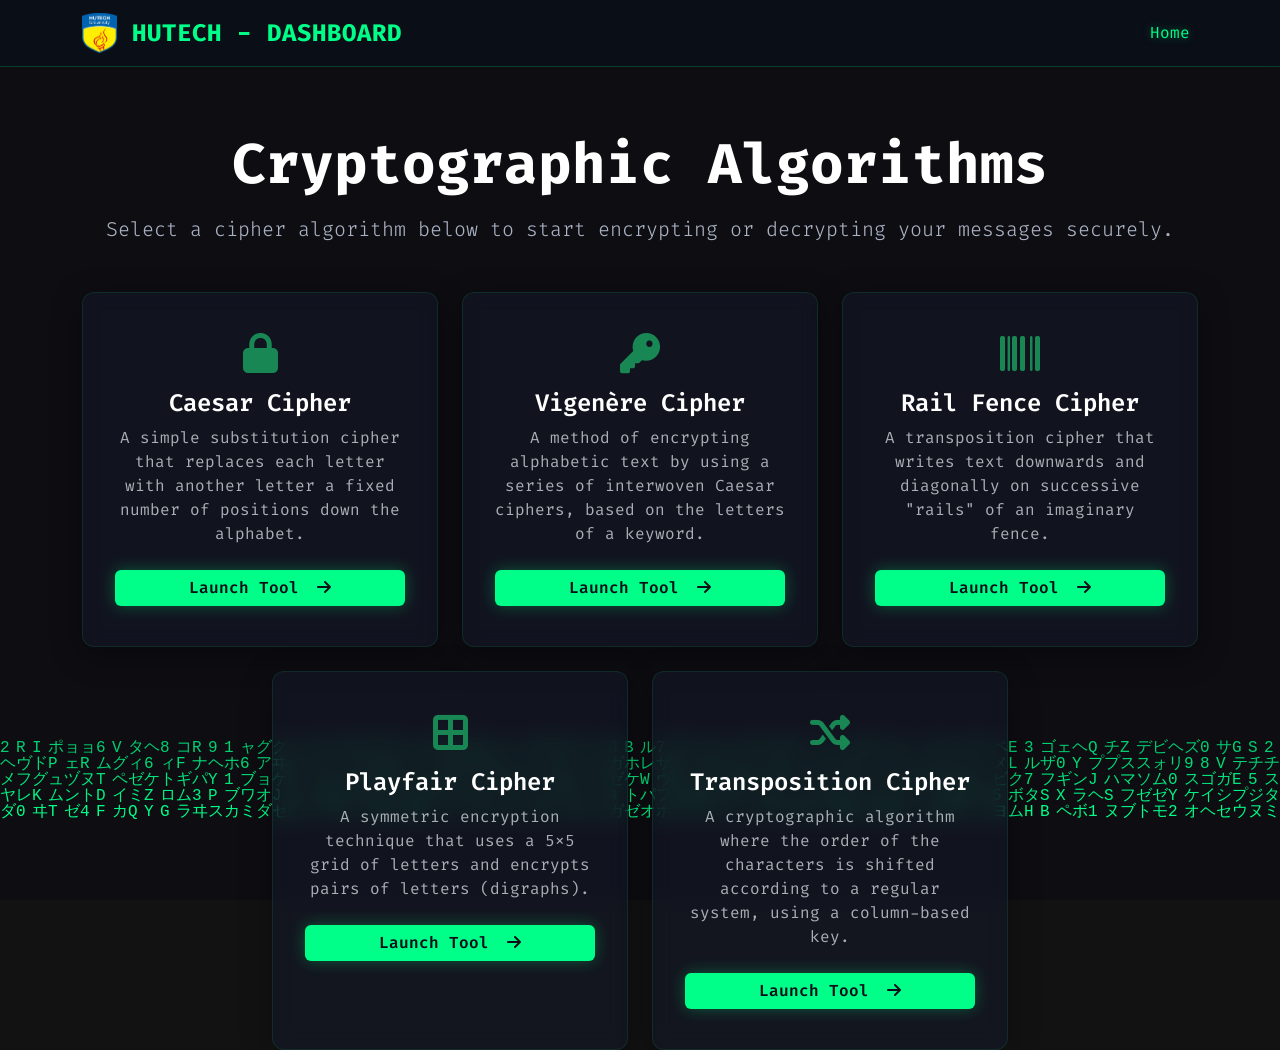
<file: Lab_02/web/index.html>
<!DOCTYPE html>
<html lang="en" data-bs-theme="dark">

<head>
    <meta charset="UTF-8">
    <meta name="viewport" content="width=device-width, initial-scale=1.0">
    <title>CryptoSuite | Cipher Algorithms</title>
    <!-- Bootstrap CSS -->
    <link href="https://cdn.jsdelivr.net/npm/bootstrap@5.3.2/dist/css/bootstrap.min.css" rel="stylesheet">
    <link rel="stylesheet" href="style.css">
    <!-- FontAwesome -->
    <link rel="stylesheet" href="https://cdnjs.cloudflare.com/ajax/libs/font-awesome/6.4.2/css/all.min.css">
</head>

<body>
    <canvas id="matrix-bg"
        style="position: fixed; top: 0; left: 0; width: 100vw; height: 100vh; z-index: -1; pointer-events: none;"></canvas>

    <nav class="navbar navbar-expand-lg sticky-top">
        <div class="container">
            <a class="navbar-brand d-flex align-items-center" href="index.html">
                <img src="logo-hutech.webp" alt="HUTECH Logo" style="height: 40px; margin-right: 15px;">
                <span class="fs-4 fw-bold">HUTECH - DASHBOARD</span>
            </a>
            <button class="navbar-toggler" type="button" data-bs-toggle="collapse" data-bs-target="#navbarNav">
                <span class="navbar-toggler-icon"></span>
            </button>
            <div class="collapse navbar-collapse" id="navbarNav">
                <ul class="navbar-nav ms-auto">
                    <li class="nav-item">
                        <a class="nav-link active" href="index.html">Home</a>
                    </li>
                </ul>
            </div>
        </div>
    </nav>

    <div class="container mt-5 pt-3">
        <div class="text-center mb-5">
            <h1 class="display-4 text-white fw-bold mb-3">Cryptographic Algorithms</h1>
            <p class="lead">Select a cipher algorithm below to start encrypting or decrypting your messages securely.
            </p>
        </div>

        <div class="row g-4">
            <!-- Caesar -->
            <div class="col-md-6 col-lg-4">
                <div class="card h-100 px-3 py-4 text-center">
                    <div class="card-body">
                        <i class="fa-solid fa-lock text-success fs-1 mb-3"></i>
                        <h5 class="card-title fs-4">Caesar Cipher</h5>
                        <p class="card-text text-muted mb-4">A simple substitution cipher that replaces each letter with
                            another letter a fixed number of positions down the alphabet.</p>
                        <a href="caesar.html" class="btn btn-primary w-100">Launch Tool <i
                                class="fa-solid fa-arrow-right ms-2"></i></a>
                    </div>
                </div>
            </div>
            <!-- Vigenere -->
            <div class="col-md-6 col-lg-4">
                <div class="card h-100 px-3 py-4 text-center">
                    <div class="card-body">
                        <i class="fa-solid fa-key text-success fs-1 mb-3"></i>
                        <h5 class="card-title fs-4">Vigenère Cipher</h5>
                        <p class="card-text text-muted mb-4">A method of encrypting alphabetic text by using a series of
                            interwoven Caesar ciphers, based on the letters of a keyword.</p>
                        <a href="vigenere.html" class="btn btn-primary w-100">Launch Tool <i
                                class="fa-solid fa-arrow-right ms-2"></i></a>
                    </div>
                </div>
            </div>
            <!-- Rail Fence -->
            <div class="col-md-6 col-lg-4">
                <div class="card h-100 px-3 py-4 text-center">
                    <div class="card-body">
                        <i class="fa-solid fa-barcode text-success fs-1 mb-3"></i>
                        <h5 class="card-title fs-4">Rail Fence Cipher</h5>
                        <p class="card-text text-muted mb-4">A transposition cipher that writes text downwards and
                            diagonally on successive "rails" of an imaginary fence.</p>
                        <a href="railfence.html" class="btn btn-primary w-100">Launch Tool <i
                                class="fa-solid fa-arrow-right ms-2"></i></a>
                    </div>
                </div>
            </div>
            <!-- Playfair -->
            <div class="col-md-6 col-lg-4 offset-lg-2">
                <div class="card h-100 px-3 py-4 text-center">
                    <div class="card-body">
                        <i class="fa-solid fa-border-all text-success fs-1 mb-3"></i>
                        <h5 class="card-title fs-4">Playfair Cipher</h5>
                        <p class="card-text text-muted mb-4">A symmetric encryption technique that uses a 5x5 grid of
                            letters and encrypts pairs of letters (digraphs).</p>
                        <a href="playfair.html" class="btn btn-primary w-100">Launch Tool <i
                                class="fa-solid fa-arrow-right ms-2"></i></a>
                    </div>
                </div>
            </div>
            <!-- Transposition -->
            <div class="col-md-6 col-lg-4">
                <div class="card h-100 px-3 py-4 text-center">
                    <div class="card-body">
                        <i class="fa-solid fa-shuffle text-success fs-1 mb-3"></i>
                        <h5 class="card-title fs-4">Transposition Cipher</h5>
                        <p class="card-text text-muted mb-4">A cryptographic algorithm where the order of the characters
                            is shifted according to a regular system, using a column-based key.</p>
                        <a href="transposition.html" class="btn btn-primary w-100">Launch Tool <i
                                class="fa-solid fa-arrow-right ms-2"></i></a>
                    </div>
                </div>
            </div>
        </div>
    </div>

    <script src="https://cdn.jsdelivr.net/npm/bootstrap@5.3.2/dist/js/bootstrap.bundle.min.js"></script>
    <script src="main.js"></script>
</body>

</html>
</file>
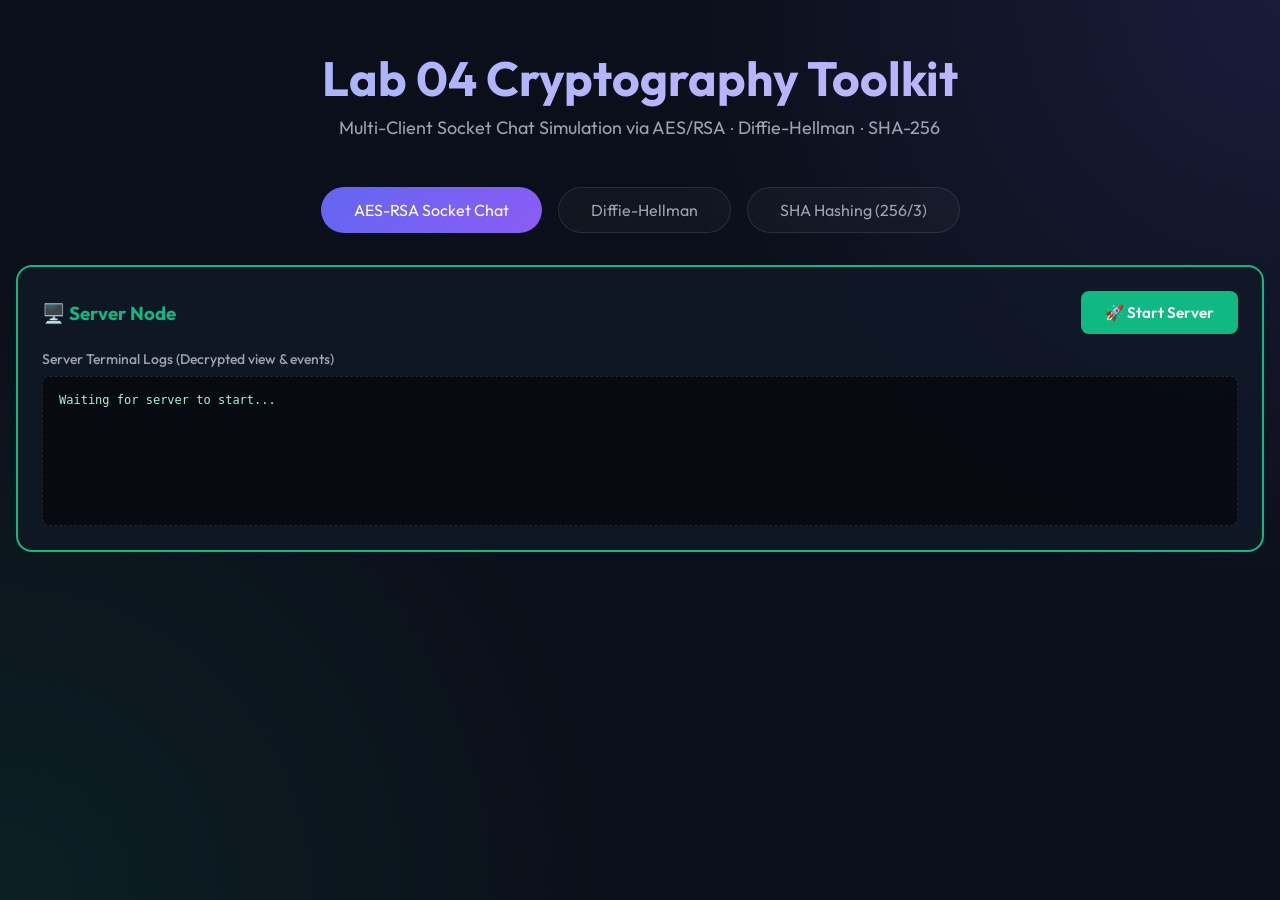
<file: Lab_04/web_app/templates/index.html>
<!DOCTYPE html>
<html lang="en">
<head>
    <meta charset="UTF-8">
    <meta name="viewport" content="width=device-width, initial-scale=1.0">
    <title>Lab 04 Cryptography Toolkit</title>
    <link href="https://fonts.googleapis.com/css2?family=Outfit:wght@300;400;500;600;700&display=swap" rel="stylesheet">
    <style>
        :root {
            --bg-base: #0b0f19;
            --bg-surface: #111827;
            --bg-surface-elevated: #1f2937;
            --text-primary: #f9fafb;
            --text-secondary: #9ca3af;
            --accent-1: #6366f1; /* Indigo */
            --accent-2: #8b5cf6; /* Violet */
            --accent-3: #10b981; /* Emerald */
            --border: rgba(255, 255, 255, 0.1);
        }

        * { box-sizing: border-box; margin: 0; padding: 0; font-family: 'Outfit', sans-serif; }

        body {
            background-color: var(--bg-base);
            color: var(--text-primary);
            min-height: 100vh;
            display: flex;
            flex-direction: column;
            align-items: center;
            padding: 3rem 1rem;
            background-image: radial-gradient(circle at top right, rgba(99, 102, 241, 0.15) 0%, transparent 40%),
                              radial-gradient(circle at bottom left, rgba(16, 185, 129, 0.1) 0%, transparent 40%);
        }

        .container { width: 100%; max-width: 1300px; }

        header { text-align: center; margin-bottom: 3rem; }

        h1 {
            font-size: 3rem; font-weight: 700;
            background: linear-gradient(135deg, #a5b4fc, #c4b5fd);
            -webkit-background-clip: text;
            -webkit-text-fill-color: transparent;
            margin-bottom: 0.5rem;
        }

        p.subtitle { font-size: 1.125rem; color: var(--text-secondary); }

        /* Tabs */
        .tabs { display: flex; gap: 1rem; justify-content: center; margin-bottom: 2rem; }
        .tab-btn {
            background: rgba(255, 255, 255, 0.03); border: 1px solid var(--border);
            color: var(--text-secondary); padding: 0.75rem 2rem; border-radius: 9999px; font-size: 1rem;
            cursor: pointer; transition: all 0.3s; backdrop-filter: blur(10px);
        }
        .tab-btn:hover { background: rgba(255, 255, 255, 0.08); color: var(--text-primary); }
        .tab-btn.active {
            background: linear-gradient(135deg, var(--accent-1), var(--accent-2));
            color: white; border-color: transparent;
        }

        .panel { display: none; width: 100%; }
        .panel.active { display: block; animation: fadeInScale 0.4s ease-out forwards; }

        .card {
            background: rgba(17, 24, 39, 0.8);
            border: 1px solid var(--border);
            border-radius: 1rem;
            padding: 1.5rem;
            backdrop-filter: blur(20px);
        }

        label { display: block; margin-bottom: 0.5rem; font-size: 0.875rem; color: var(--text-secondary); font-weight: 500; }
        
        input, textarea {
            width: 100%; background: rgba(0, 0, 0, 0.2); border: 1px solid var(--border);
            color: var(--text-primary); border-radius: 0.5rem; padding: 0.75rem; transition: all 0.3s ease;
        }
        input:focus, textarea:focus { outline: none; border-color: var(--accent-1); }

        button.action-btn {
            background: var(--bg-surface-elevated); color: var(--text-primary);
            border: 1px solid var(--border); padding: 0.75rem 1.5rem; border-radius: 0.5rem;
            font-size: 0.95rem; font-weight: 600; cursor: pointer; transition: all 0.2s ease;
            width: 100%; margin-top: 1rem;
        }
        button.action-btn.primary { background: linear-gradient(135deg, var(--accent-1), var(--accent-2)); border: none; }
        button.action-btn:hover { filter: brightness(1.2); }

        .code-box {
            background: rgba(0, 0, 0, 0.5); border: 1px dashed var(--border);
            padding: 1rem; border-radius: 0.5rem; font-family: monospace; font-size: 0.85rem;
            color: var(--text-secondary); word-break: break-all; min-height: 40px;
            overflow-y: auto;
        }

        /* Server / Client Layout */
        .chat-section { display: flex; flex-direction: column; gap: 2rem; }
        .server-box { border: 2px solid var(--accent-3); }
        .clients-grid { display: flex; flex-wrap: wrap; gap: 1.5rem; justify-content: center; }
        .client-card { width: 350px; flex-shrink: 0; display: flex; flex-direction: column; }
        .chat-log { 
            height: 200px; background: rgba(0,0,0,0.4); border-radius: 0.5rem; 
            padding: 0.5rem; overflow-y: auto; display: flex; flex-direction: column; gap: 0.5rem;
            margin-bottom: 1rem;
        }
        .chat-msg { padding: 0.5rem; border-radius: 0.5rem; font-size: 0.85rem; border-left: 3px solid var(--accent-1); background: rgba(255,255,255,0.02);}
        .chat-msg.me { border-left: none; border-right: 3px solid var(--accent-3); background: rgba(16, 185, 129, 0.05); text-align: right; }
        .msg-enc { font-size: 0.65rem; color: var(--text-secondary); font-family: monospace; white-space: nowrap; overflow: hidden; text-overflow: ellipsis; display: block; margin-top: 0.25rem;}

        /* Animations */
        @keyframes fadeInScale { from { opacity: 0; transform: scale(0.98); } to { opacity: 1; transform: scale(1); } }
        .spinner { display: none; }
    </style>
</head>
<body>

<div class="container">
    <header>
        <h1>Lab 04 Cryptography Toolkit</h1>
        <p class="subtitle">Multi-Client Socket Chat Simulation via AES/RSA ∙ Diffie-Hellman ∙ SHA-256</p>
    </header>

    <div class="tabs">
        <button class="tab-btn active" onclick="switchTab('aes')">AES-RSA Socket Chat</button>
        <button class="tab-btn" onclick="switchTab('dh')">Diffie-Hellman</button>
        <button class="tab-btn" onclick="switchTab('sha256')">SHA Hashing (256/3)</button>
    </div>

    <!-- PART 1: AES-RSA CHAT SIMULATION -->
    <div id="aes" class="panel active">
        <div class="chat-section">
            
            <!-- SERVER NODE -->
            <div class="card server-box">
                <div style="display: flex; justify-content: space-between; align-items: center; margin-bottom: 1rem;">
                    <h3 style="color: var(--accent-3);">🖥️ Server Node</h3>
                    <div style="display: flex; gap: 1rem;">
                        <button class="action-btn primary" onclick="startServer()" id="btn-start" style="margin: 0; width: auto; background: var(--accent-3);">🚀 Start Server</button>
                        <button class="action-btn" onclick="addClient()" id="btn-add" style="margin: 0; width: auto; display: none;">+ Add Client</button>
                    </div>
                </div>
                <label>Server Terminal Logs (Decrypted view & events)</label>
                <div id="server-logs" class="code-box" style="height: 150px; font-size: 0.75rem; color: #a7f3d0;">
                    Waiting for server to start...
                </div>
            </div>

            <!-- CLIENT NODES -->
            <div class="clients-grid" id="clients-container">
                <!-- Clients will be injected here -->
            </div>
            
        </div>
    </div>

    <!-- PART 2: DIFFIE HELLMAN -->
    <div id="dh" class="panel card">
        <h2 style="margin-bottom: 2rem;">Diffie-Hellman Key Exchange Simulator</h2>
        <button class="action-btn primary" onclick="simulateDH()" id="btn-dh" style="margin-bottom: 2rem; max-width: 300px;">
            Run Full Exchange Cycle ⚡
        </button>

        <div style="display: grid; grid-template-columns: 1fr 1fr; gap: 2rem; display: none;" id="dh-results">
            <div>
                <h3 style="color: var(--accent-1); margin-bottom: 1rem;">Alice</h3>
                <label>Alice's Public Key</label>
                <textarea id="dh-alice-pub" rows="4" readonly class="code-box"></textarea>
                <label style="margin-top: 1rem;">Derived Shared Secret</label>
                <div id="dh-alice-sec" class="code-box" style="color: var(--accent-3);"></div>
            </div>

            <div>
                <h3 style="color: var(--accent-2); margin-bottom: 1rem;">Bob</h3>
                <label>Bob's Public Key</label>
                <textarea id="dh-bob-pub" rows="4" readonly class="code-box"></textarea>
                <label style="margin-top: 1rem;">Derived Shared Secret</label>
                <div id="dh-bob-sec" class="code-box" style="color: var(--accent-3);"></div>
            </div>
        </div>
    </div>

    <!-- PART 3: SHA-256 & SHA-3 -->
    <div id="sha256" class="panel card">
        <h2 style="margin-bottom: 2rem;">Multi-Algorithm Hashing Tool</h2>
        <div class="form-group">
            <label>Input Text (Real-time Hashing)</label>
            <textarea id="hash-input" placeholder="Type anything to see its digital fingerprint..." oninput="hashData()" rows="4"></textarea>
        </div>
        <div class="grid-2">
            <div class="form-group">
                <label>SHA-256 Digest (Hex)</label>
                <div id="hash-output" class="code-box" style="font-size: 1rem; color: var(--accent-1);">Waiting for input...</div>
            </div>
            <div class="form-group">
                <label>SHA-3 (Keccak) Digest (Hex)</label>
                <div id="hash-output-3" class="code-box" style="font-size: 1rem; color: var(--accent-2);">Waiting for input...</div>
            </div>
        </div>
    </div>

</div>

<script>
    function switchTab(tabId) {
        document.querySelectorAll('.panel').forEach(p => p.classList.remove('active'));
        document.querySelectorAll('.tab-btn').forEach(b => b.classList.remove('active'));
        document.getElementById(tabId).classList.add('active');
        event.target.classList.add('active');
    }

    // --- SHA-256 & SHA-3 ---
    let hashTimeout;
    async function hashData() {
        clearTimeout(hashTimeout);
        hashTimeout = setTimeout(async () => {
            const text = document.getElementById('hash-input').value;
            if(!text) { 
                document.getElementById('hash-output').innerText = "Waiting for input..."; 
                document.getElementById('hash-output-3').innerText = "Waiting for input..."; 
                return; 
            }
            fetch('/api/sha256/hash', {
                method: 'POST', headers: {'Content-Type': 'application/json'},
                body: JSON.stringify({data: text})
            }).then(res => res.json()).then(data => {
                if(data.success) document.getElementById('hash-output').innerText = data.hash;
            });
            fetch('/api/sha3/hash', {
                method: 'POST', headers: {'Content-Type': 'application/json'},
                body: JSON.stringify({data: text})
            }).then(res => res.json()).then(data => {
                if(data.success) document.getElementById('hash-output-3').innerText = data.hash;
            });
        }, 300);
    }

    // --- DIFFIE HELLMAN ---
    async function simulateDH() {
        const btn = document.getElementById('btn-dh');
        btn.innerText = "Computing DH Exchange...";
        try {
            const res = await fetch('/api/dh/simulate');
            const data = await res.json();
            if(data.success) {
                document.getElementById('dh-alice-pub').value = data.alice_public_key;
                document.getElementById('dh-bob-pub').value = data.bob_public_key;
                document.getElementById('dh-alice-sec').innerText = data.alice_shared_secret;
                document.getElementById('dh-bob-sec').innerText = data.bob_shared_secret;
                document.getElementById('dh-results').style.display = 'grid';
            }
        } catch(e) { alert("Error"); }
        btn.innerText = "Run Full Exchange Cycle ⚡";
    }

    // --- AES-RSA CHAT SIMULATION ---
    let chatInterval = null;
    
    async function startServer() {
        await fetch('/api/chat/start_server', {method: 'POST'});
        document.getElementById('btn-start').style.display = 'none';
        document.getElementById('btn-add').style.display = 'inline-block';
        if(!chatInterval) chatInterval = setInterval(pollChatState, 1000);
        pollChatState();
    }

    async function addClient() {
        await fetch('/api/chat/add_client', {method: 'POST'});
        pollChatState();
    }

    async function sendMessage(clientId) {
        const inputFrame = document.getElementById(`input-${clientId}`);
        const msg = inputFrame.value;
        if(!msg) return;
        
        inputFrame.value = '';
        await fetch('/api/chat/send', {
            method: 'POST', headers: {'Content-Type': 'application/json'},
            body: JSON.stringify({client_id: clientId, message: msg})
        });
        pollChatState();
    }

    let globalMessagesCount = 0;
    
    async function pollChatState() {
        const res = await fetch('/api/chat/state');
        const state = await res.json();
        
        if(!state.is_running) return;

        // Render Server Logs
        const logsBox = document.getElementById('server-logs');
        logsBox.innerHTML = state.server_logs.join('<br>');
        logsBox.scrollTop = logsBox.scrollHeight;

        // Render Clients
        const container = document.getElementById('clients-container');
        
        state.clients.forEach(clientId => {
            if(!document.getElementById(`card-${clientId}`)) {
                const card = document.createElement('div');
                card.className = 'card client-card';
                card.id = `card-${clientId}`;
                card.innerHTML = `
                    <h4 style="color:var(--accent-1); margin-bottom:1rem;">🧑‍💻 ${clientId}</h4>
                    <div class="chat-log" id="log-${clientId}"></div>
                    <div style="display:flex; gap:0.5rem;">
                        <input type="text" id="input-${clientId}" placeholder="Message..." onkeypress="if(event.key==='Enter') sendMessage('${clientId}')">
                        <button class="action-btn primary" style="margin:0; width:80px; padding:0;" onclick="sendMessage('${clientId}')">Send</button>
                    </div>
                `;
                container.appendChild(card);
            }

            // Sync messages for this client
            const logElement = document.getElementById(`log-${clientId}`);
            logElement.innerHTML = '';
            
            state.global_messages.forEach(msgRecord => {
                const isMe = msgRecord.from === clientId;
                const html = document.createElement('div');
                html.className = isMe ? 'chat-msg me' : 'chat-msg';
                
                // If it's sent by me, I know the raw. If it's sent by someone else, I received the encrypted AES payload.
                const rawText = msgRecord.raw;
                const encryptedHex = msgRecord.deliveries[clientId];
                
                // We just show the clean decrypted message text without AES payloads below it
                if(isMe) {
                    html.innerHTML = `<strong>Me:</strong> ${rawText}`;
                } else {
                    html.innerHTML = `<strong>${msgRecord.from}:</strong> ${rawText}`;
                }
                logElement.appendChild(html);
            });
            logElement.scrollTop = logElement.scrollHeight;
        });
    }

</script>
</body>
</html>
</file>
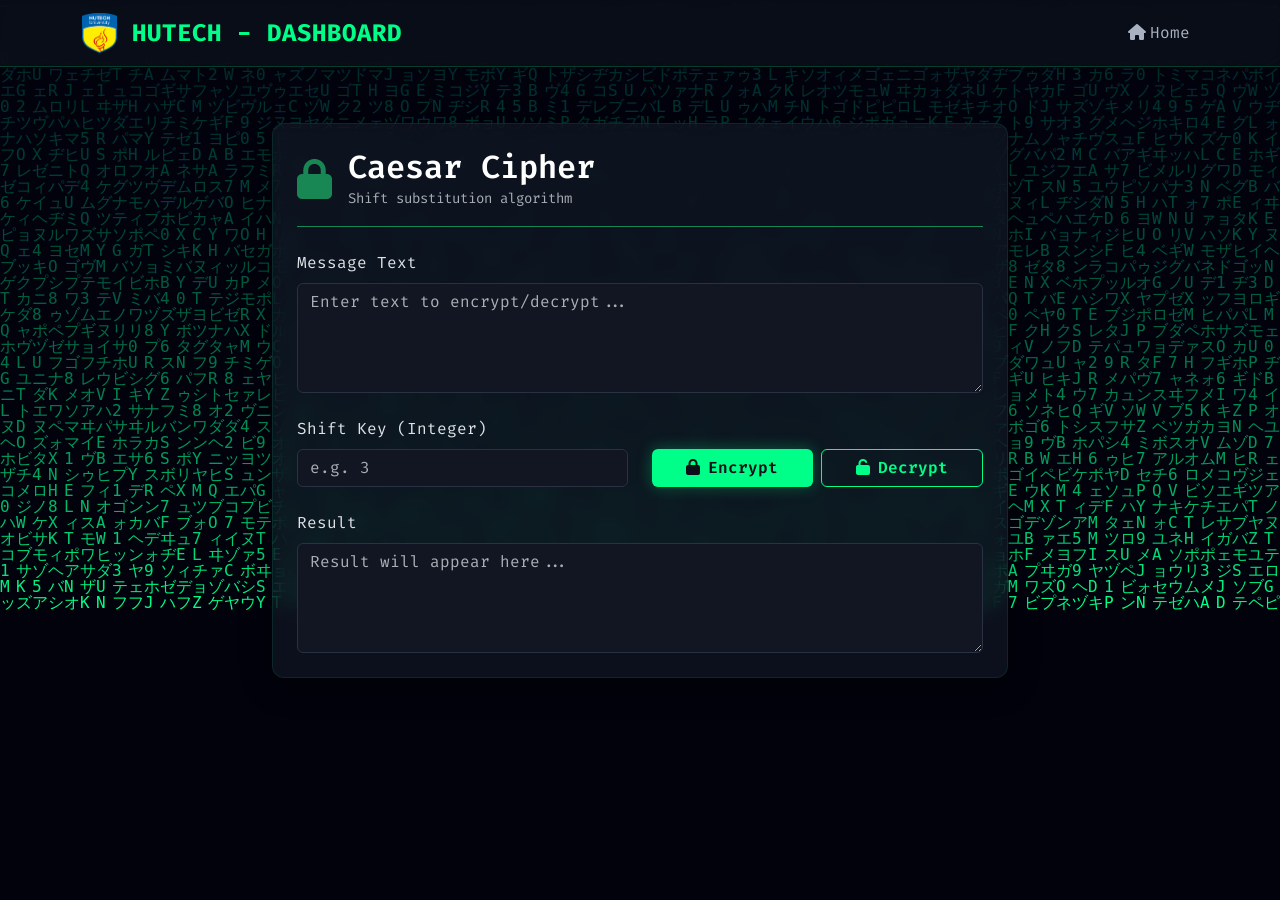
<file: Lab_02/web/caesar.html>
<!DOCTYPE html>
<html lang="en" data-bs-theme="dark">
<head>
    <meta charset="UTF-8">
    <meta name="viewport" content="width=device-width, initial-scale=1.0">
    <title>CryptoSuite | Caesar Cipher</title>
    <link href="https://cdn.jsdelivr.net/npm/bootstrap@5.3.2/dist/css/bootstrap.min.css" rel="stylesheet">
    <link rel="stylesheet" href="style.css">
    <link rel="stylesheet" href="https://cdnjs.cloudflare.com/ajax/libs/font-awesome/6.4.2/css/all.min.css">
</head>
<body>
<canvas id="matrix-bg" style="position: fixed; top: 0; left: 0; width: 100vw; height: 100vh; z-index: -1; pointer-events: none;"></canvas>

<nav class="navbar navbar-expand-lg sticky-top">
    <div class="container">
        <a class="navbar-brand d-flex align-items-center" href="index.html">
            <img src="logo-hutech.webp" alt="HUTECH Logo" style="height: 40px; margin-right: 15px;">
            <span class="fs-4 fw-bold">HUTECH - DASHBOARD</span>
        </a>
        <div class="collapse navbar-collapse">
            <ul class="navbar-nav ms-auto">
                <li class="nav-item"><a class="nav-link" href="index.html"><i class="fa-solid fa-home me-1"></i>Home</a></li>
            </ul>
        </div>
    </div>
</nav>

<div class="container mt-5 pt-2">
    <div class="row justify-content-center">
        <div class="col-lg-8">
            <div class="card p-4">
                <div class="d-flex align-items-center mb-4 border-bottom border-success pb-3">
                    <i class="fa-solid fa-lock text-success fs-1 me-3"></i>
                    <div>
                        <h2 class="card-title mb-0">Caesar Cipher</h2>
                        <span class="text-muted small">Shift substitution algorithm</span>
                    </div>
                </div>
                
                <div class="mb-4">
                    <label for="input-text" class="form-label">Message Text</label>
                    <textarea class="form-control" id="input-text" rows="4" placeholder="Enter text to encrypt/decrypt..."></textarea>
                </div>

                <div class="row mb-4 align-items-end">
                    <div class="col-md-6">
                        <label for="key" class="form-label">Shift Key (Integer)</label>
                        <input type="number" class="form-control" id="key" placeholder="e.g. 3">
                    </div>
                    <div class="col-md-6 mt-3 mt-md-0 d-flex gap-2">
                        <button class="btn btn-primary flex-grow-1" onclick="processCipher('caesar', 'encrypt')">
                            <i class="fa-solid fa-lock me-2"></i>Encrypt
                        </button>
                        <button class="btn btn-secondary flex-grow-1" onclick="processCipher('caesar', 'decrypt')">
                            <i class="fa-solid fa-unlock me-2"></i>Decrypt
                        </button>
                    </div>
                </div>

                <div>
                    <label for="output-text" class="form-label">Result</label>
                    <textarea class="form-control" id="output-text" rows="4" readonly placeholder="Result will appear here..."></textarea>
                </div>
            </div>
        </div>
    </div>
</div>

<script src="main.js"></script>
</body>
</html>
</file>
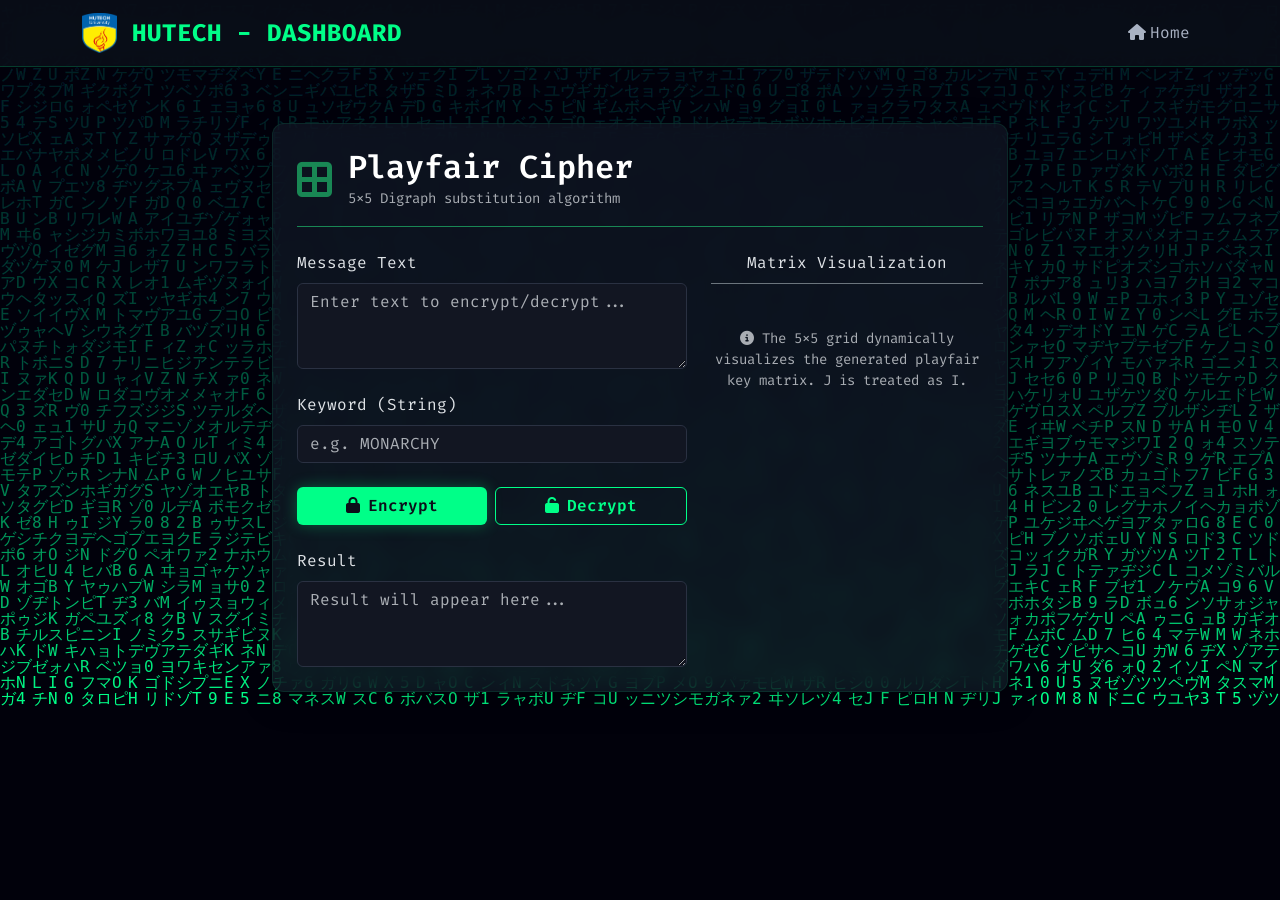
<file: Lab_02/web/playfair.html>
<!DOCTYPE html>
<html lang="en" data-bs-theme="dark">
<head>
    <meta charset="UTF-8">
    <meta name="viewport" content="width=device-width, initial-scale=1.0">
    <title>CryptoSuite | Playfair Cipher</title>
    <link href="https://cdn.jsdelivr.net/npm/bootstrap@5.3.2/dist/css/bootstrap.min.css" rel="stylesheet">
    <link rel="stylesheet" href="style.css">
    <link rel="stylesheet" href="https://cdnjs.cloudflare.com/ajax/libs/font-awesome/6.4.2/css/all.min.css">
</head>
<body>
<canvas id="matrix-bg" style="position: fixed; top: 0; left: 0; width: 100vw; height: 100vh; z-index: -1; pointer-events: none;"></canvas>

<nav class="navbar navbar-expand-lg sticky-top">
    <div class="container">
        <a class="navbar-brand d-flex align-items-center" href="index.html">
            <img src="logo-hutech.webp" alt="HUTECH Logo" style="height: 40px; margin-right: 15px;">
            <span class="fs-4 fw-bold">HUTECH - DASHBOARD</span>
        </a>
        <div class="collapse navbar-collapse">
            <ul class="navbar-nav ms-auto">
                <li class="nav-item"><a class="nav-link" href="index.html"><i class="fa-solid fa-home me-1"></i>Home</a></li>
            </ul>
        </div>
    </div>
</nav>

<div class="container mt-5 pt-2 mb-5">
    <div class="row justify-content-center">
        <div class="col-lg-8">
            <div class="card p-4">
                <div class="d-flex align-items-center mb-4 border-bottom border-success pb-3">
                    <i class="fa-solid fa-border-all text-success fs-1 me-3"></i>
                    <div>
                        <h2 class="card-title mb-0">Playfair Cipher</h2>
                        <span class="text-muted small">5x5 Digraph substitution algorithm</span>
                    </div>
                </div>
                
                <div class="row g-4">
                    <div class="col-md-7">
                        <div class="mb-4">
                            <label for="input-text" class="form-label">Message Text</label>
                            <textarea class="form-control" id="input-text" rows="3" placeholder="Enter text to encrypt/decrypt..."></textarea>
                        </div>
        
                        <div class="mb-4">
                            <label for="key" class="form-label">Keyword (String)</label>
                            <input type="text" class="form-control" id="key" placeholder="e.g. MONARCHY">
                        </div>
                        
                        <div class="d-flex gap-2 mb-4">
                            <button class="btn btn-primary flex-grow-1" onclick="processCipher('playfair', 'encrypt')">
                                <i class="fa-solid fa-lock me-2"></i>Encrypt
                            </button>
                            <button class="btn btn-secondary flex-grow-1" onclick="processCipher('playfair', 'decrypt')">
                                <i class="fa-solid fa-unlock me-2"></i>Decrypt
                            </button>
                        </div>
        
                        <div>
                            <label for="output-text" class="form-label">Result</label>
                            <textarea class="form-control" id="output-text" rows="3" readonly placeholder="Result will appear here..."></textarea>
                        </div>
                    </div>
                    <div class="col-md-5 text-center">
                        <label class="form-label w-100 border-bottom border-secondary pb-2">Matrix Visualization</label>
                        <div id="playfair-matrix" class="matrix-grid">
                            <!-- Matrix cells will be loaded via JS -->
                        </div>
                        <p class="small text-muted mt-3"><i class="fa-solid fa-circle-info"></i> The 5x5 grid dynamically visualizes the generated playfair key matrix. J is treated as I.</p>
                    </div>
                </div>
            </div>
        </div>
    </div>
</div>

<script src="main.js"></script>
</body>
</html>
</file>
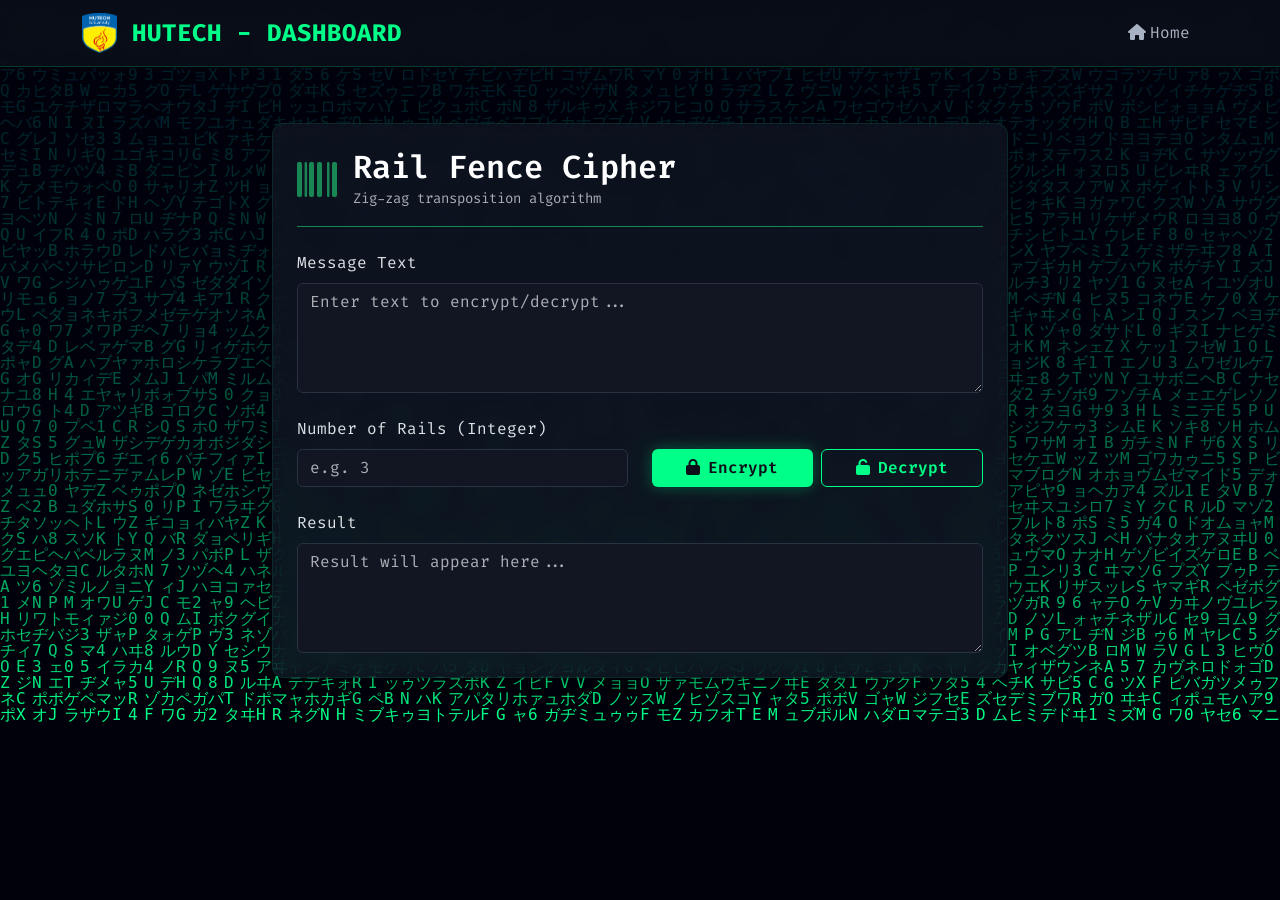
<file: Lab_02/web/railfence.html>
<!DOCTYPE html>
<html lang="en" data-bs-theme="dark">
<head>
    <meta charset="UTF-8">
    <meta name="viewport" content="width=device-width, initial-scale=1.0">
    <title>CryptoSuite | Rail Fence Cipher</title>
    <link href="https://cdn.jsdelivr.net/npm/bootstrap@5.3.2/dist/css/bootstrap.min.css" rel="stylesheet">
    <link rel="stylesheet" href="style.css">
    <link rel="stylesheet" href="https://cdnjs.cloudflare.com/ajax/libs/font-awesome/6.4.2/css/all.min.css">
</head>
<body>
<canvas id="matrix-bg" style="position: fixed; top: 0; left: 0; width: 100vw; height: 100vh; z-index: -1; pointer-events: none;"></canvas>

<nav class="navbar navbar-expand-lg sticky-top">
    <div class="container">
        <a class="navbar-brand d-flex align-items-center" href="index.html">
            <img src="logo-hutech.webp" alt="HUTECH Logo" style="height: 40px; margin-right: 15px;">
            <span class="fs-4 fw-bold">HUTECH - DASHBOARD</span>
        </a>
        <div class="collapse navbar-collapse">
            <ul class="navbar-nav ms-auto">
                <li class="nav-item"><a class="nav-link" href="index.html"><i class="fa-solid fa-home me-1"></i>Home</a></li>
            </ul>
        </div>
    </div>
</nav>

<div class="container mt-5 pt-2">
    <div class="row justify-content-center">
        <div class="col-lg-8">
            <div class="card p-4">
                <div class="d-flex align-items-center mb-4 border-bottom border-success pb-3">
                    <i class="fa-solid fa-barcode text-success fs-1 me-3"></i>
                    <div>
                        <h2 class="card-title mb-0">Rail Fence Cipher</h2>
                        <span class="text-muted small">Zig-zag transposition algorithm</span>
                    </div>
                </div>
                
                <div class="mb-4">
                    <label for="input-text" class="form-label">Message Text</label>
                    <textarea class="form-control" id="input-text" rows="4" placeholder="Enter text to encrypt/decrypt..."></textarea>
                </div>

                <div class="row mb-4 align-items-end">
                    <div class="col-md-6">
                        <label for="key" class="form-label">Number of Rails (Integer)</label>
                        <input type="number" class="form-control" id="key" placeholder="e.g. 3">
                    </div>
                    <div class="col-md-6 mt-3 mt-md-0 d-flex gap-2">
                        <button class="btn btn-primary flex-grow-1" onclick="processCipher('railfence', 'encrypt')">
                            <i class="fa-solid fa-lock me-2"></i>Encrypt
                        </button>
                        <button class="btn btn-secondary flex-grow-1" onclick="processCipher('railfence', 'decrypt')">
                            <i class="fa-solid fa-unlock me-2"></i>Decrypt
                        </button>
                    </div>
                </div>

                <div>
                    <label for="output-text" class="form-label">Result</label>
                    <textarea class="form-control" id="output-text" rows="4" readonly placeholder="Result will appear here..."></textarea>
                </div>
            </div>
        </div>
    </div>
</div>

<script src="main.js"></script>
</body>
</html>
</file>
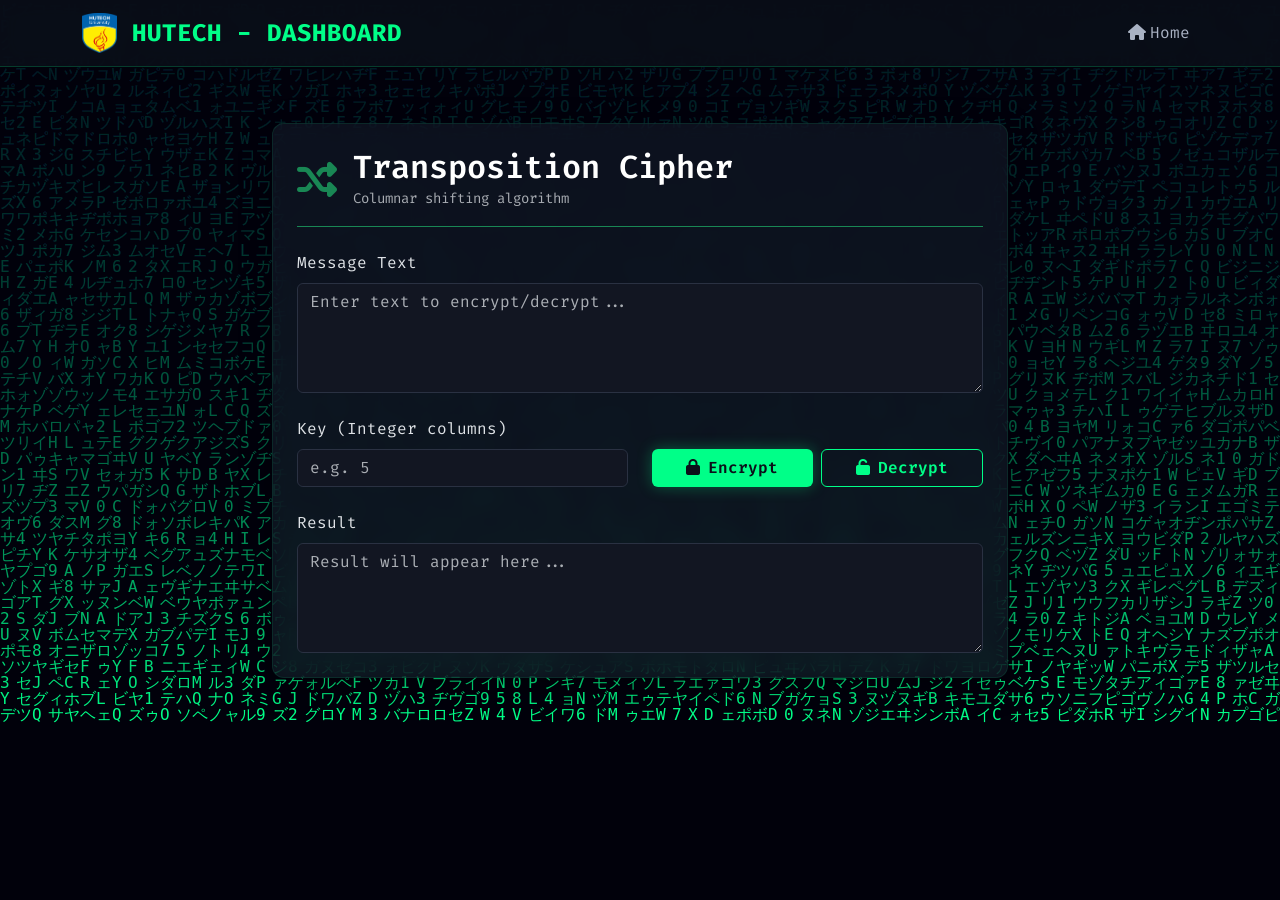
<file: Lab_02/web/transposition.html>
<!DOCTYPE html>
<html lang="en" data-bs-theme="dark">
<head>
    <meta charset="UTF-8">
    <meta name="viewport" content="width=device-width, initial-scale=1.0">
    <title>CryptoSuite | Transposition Cipher</title>
    <link href="https://cdn.jsdelivr.net/npm/bootstrap@5.3.2/dist/css/bootstrap.min.css" rel="stylesheet">
    <link rel="stylesheet" href="style.css">
    <link rel="stylesheet" href="https://cdnjs.cloudflare.com/ajax/libs/font-awesome/6.4.2/css/all.min.css">
</head>
<body>
<canvas id="matrix-bg" style="position: fixed; top: 0; left: 0; width: 100vw; height: 100vh; z-index: -1; pointer-events: none;"></canvas>

<nav class="navbar navbar-expand-lg sticky-top">
    <div class="container">
        <a class="navbar-brand d-flex align-items-center" href="index.html">
            <img src="logo-hutech.webp" alt="HUTECH Logo" style="height: 40px; margin-right: 15px;">
            <span class="fs-4 fw-bold">HUTECH - DASHBOARD</span>
        </a>
        <div class="collapse navbar-collapse">
            <ul class="navbar-nav ms-auto">
                <li class="nav-item"><a class="nav-link" href="index.html"><i class="fa-solid fa-home me-1"></i>Home</a></li>
            </ul>
        </div>
    </div>
</nav>

<div class="container mt-5 pt-2">
    <div class="row justify-content-center">
        <div class="col-lg-8">
            <div class="card p-4">
                <div class="d-flex align-items-center mb-4 border-bottom border-success pb-3">
                    <i class="fa-solid fa-shuffle text-success fs-1 me-3"></i>
                    <div>
                        <h2 class="card-title mb-0">Transposition Cipher</h2>
                        <span class="text-muted small">Columnar shifting algorithm</span>
                    </div>
                </div>
                
                <div class="mb-4">
                    <label for="input-text" class="form-label">Message Text</label>
                    <textarea class="form-control" id="input-text" rows="4" placeholder="Enter text to encrypt/decrypt..."></textarea>
                </div>

                <div class="row mb-4 align-items-end">
                    <div class="col-md-6">
                        <label for="key" class="form-label">Key (Integer columns)</label>
                        <input type="number" class="form-control" id="key" placeholder="e.g. 5">
                    </div>
                    <div class="col-md-6 mt-3 mt-md-0 d-flex gap-2">
                        <button class="btn btn-primary flex-grow-1" onclick="processCipher('transposition', 'encrypt')">
                            <i class="fa-solid fa-lock me-2"></i>Encrypt
                        </button>
                        <button class="btn btn-secondary flex-grow-1" onclick="processCipher('transposition', 'decrypt')">
                            <i class="fa-solid fa-unlock me-2"></i>Decrypt
                        </button>
                    </div>
                </div>

                <div>
                    <label for="output-text" class="form-label">Result</label>
                    <textarea class="form-control" id="output-text" rows="4" readonly placeholder="Result will appear here..."></textarea>
                </div>
            </div>
        </div>
    </div>
</div>

<script src="main.js"></script>
</body>
</html>
</file>
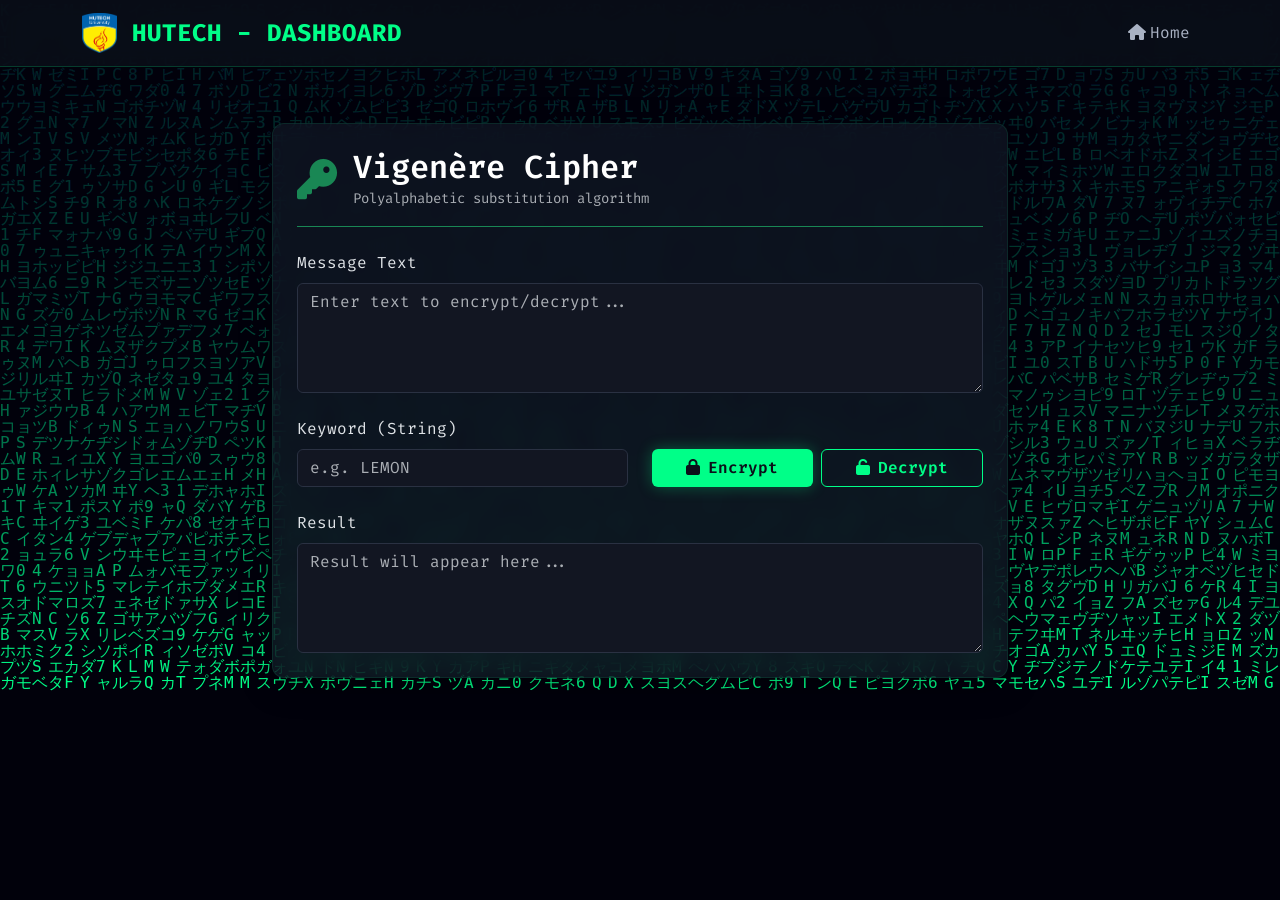
<file: Lab_02/web/vigenere.html>
<!DOCTYPE html>
<html lang="en" data-bs-theme="dark">
<head>
    <meta charset="UTF-8">
    <meta name="viewport" content="width=device-width, initial-scale=1.0">
    <title>CryptoSuite | Vigenère Cipher</title>
    <link href="https://cdn.jsdelivr.net/npm/bootstrap@5.3.2/dist/css/bootstrap.min.css" rel="stylesheet">
    <link rel="stylesheet" href="style.css">
    <link rel="stylesheet" href="https://cdnjs.cloudflare.com/ajax/libs/font-awesome/6.4.2/css/all.min.css">
</head>
<body>
<canvas id="matrix-bg" style="position: fixed; top: 0; left: 0; width: 100vw; height: 100vh; z-index: -1; pointer-events: none;"></canvas>

<nav class="navbar navbar-expand-lg sticky-top">
    <div class="container">
        <a class="navbar-brand d-flex align-items-center" href="index.html">
            <img src="logo-hutech.webp" alt="HUTECH Logo" style="height: 40px; margin-right: 15px;">
            <span class="fs-4 fw-bold">HUTECH - DASHBOARD</span>
        </a>
        <div class="collapse navbar-collapse">
            <ul class="navbar-nav ms-auto">
                <li class="nav-item"><a class="nav-link" href="index.html"><i class="fa-solid fa-home me-1"></i>Home</a></li>
            </ul>
        </div>
    </div>
</nav>

<div class="container mt-5 pt-2">
    <div class="row justify-content-center">
        <div class="col-lg-8">
            <div class="card p-4">
                <div class="d-flex align-items-center mb-4 border-bottom border-success pb-3">
                    <i class="fa-solid fa-key text-success fs-1 me-3"></i>
                    <div>
                        <h2 class="card-title mb-0">Vigenère Cipher</h2>
                        <span class="text-muted small">Polyalphabetic substitution algorithm</span>
                    </div>
                </div>
                
                <div class="mb-4">
                    <label for="input-text" class="form-label">Message Text</label>
                    <textarea class="form-control" id="input-text" rows="4" placeholder="Enter text to encrypt/decrypt..."></textarea>
                </div>

                <div class="row mb-4 align-items-end">
                    <div class="col-md-6">
                        <label for="key" class="form-label">Keyword (String)</label>
                        <input type="text" class="form-control" id="key" placeholder="e.g. LEMON">
                    </div>
                    <div class="col-md-6 mt-3 mt-md-0 d-flex gap-2">
                        <button class="btn btn-primary flex-grow-1" onclick="processCipher('vigenere', 'encrypt')">
                            <i class="fa-solid fa-lock me-2"></i>Encrypt
                        </button>
                        <button class="btn btn-secondary flex-grow-1" onclick="processCipher('vigenere', 'decrypt')">
                            <i class="fa-solid fa-unlock me-2"></i>Decrypt
                        </button>
                    </div>
                </div>

                <div>
                    <label for="output-text" class="form-label">Result</label>
                    <textarea class="form-control" id="output-text" rows="4" readonly placeholder="Result will appear here..."></textarea>
                </div>
            </div>
        </div>
    </div>
</div>

<script src="main.js"></script>
</body>
</html>
</file>
<file: Lab_02/web/style.css>
@import url('https://fonts.googleapis.com/css2?family=Fira+Code:wght@400;500;700&display=swap');

body {
    background-color: transparent;
    color: #a9b2c3;
    font-family: 'Fira Code', monospace;
    min-height: 100vh;
}

.navbar {
    background: rgba(11, 15, 25, 0.8) !important;
    backdrop-filter: blur(10px);
    border-bottom: 1px solid rgba(0, 255, 136, 0.2);
}

.navbar-brand {
    color: #00ff88 !important;
    font-weight: 700;
    letter-spacing: 1px;
}

.nav-link {
    color: #a9b2c3 !important;
    transition: all 0.3s ease;
}

.nav-link:hover,
.nav-link.active {
    color: #00ff88 !important;
    text-shadow: 0 0 10px rgba(0, 255, 136, 0.4);
}

.card {
    background: rgba(20, 25, 40, 0.6);
    border: 1px solid rgba(0, 255, 136, 0.1);
    backdrop-filter: blur(10px);
    border-radius: 12px;
    box-shadow: 0 8px 32px rgba(0, 0, 0, 0.3);
    transition: transform 0.3s ease, box-shadow 0.3s ease;
}

.card:hover {
    transform: translateY(-5px);
    box-shadow: 0 12px 40px rgba(0, 255, 136, 0.15);
    border-color: rgba(0, 255, 136, 0.3);
}

.card-title {
    color: #ffffff;
    font-weight: 600;
}

.form-control,
.form-select {
    background-color: #121622 !important;
    border: 1px solid #2a3142 !important;
    color: #00ff88 !important;
    font-family: 'Fira Code', monospace;
}

.form-control:focus,
.form-select:focus {
    box-shadow: 0 0 0 0.25rem rgba(0, 255, 136, 0.25) !important;
    border-color: #00ff88 !important;
}

.btn-primary {
    background-color: #00ff88;
    color: #0b0f19;
    border: none;
    font-weight: 600;
    box-shadow: 0 0 15px rgba(0, 255, 136, 0.3);
    transition: all 0.3s ease;
}

.btn-primary:hover {
    background-color: #00cc6a;
    color: #0b0f19;
    box-shadow: 0 0 25px rgba(0, 255, 136, 0.5);
    transform: scale(1.02);
}

.btn-secondary {
    background-color: transparent;
    border: 1px solid #00ff88;
    color: #00ff88;
    font-weight: 600;
    transition: all 0.3s ease;
}

.btn-secondary:hover {
    background-color: rgba(0, 255, 136, 0.1);
    color: #00ff88;
}

.matrix-grid {
    display: grid;
    grid-template-columns: repeat(5, 1fr);
    gap: 8px;
    margin-top: 20px;
    max-width: 300px;
    margin-left: auto;
    margin-right: auto;
}

.matrix-cell {
    background: #121622;
    border: 1px solid rgba(0, 255, 136, 0.3);
    border-radius: 6px;
    padding: 15px;
    text-align: center;
    color: #00ff88;
    font-size: 1.2rem;
    font-weight: bold;
    text-transform: uppercase;
}

/* Windows Error Popup Style */
.hacker-popup {
    position: fixed;
    width: 300px;
    background-color: #ece9d8;
    border: 3px solid #0054e3;
    border-top-width: 0;
    font-family: 'Tahoma', sans-serif;
    color: black;
    z-index: 9999;
    box-shadow: 2px 2px 10px rgba(0, 0, 0, 0.5);
    user-select: none;
}

.hacker-popup-header {
    background: linear-gradient(to right, #0058e6 0%, #3a93ff 100%);
    color: white;
    padding: 3px 5px;
    font-weight: bold;
    font-size: 13px;
    display: flex;
    justify-content: space-between;
    align-items: center;
    border: 1px solid white;
}

.hacker-popup-close {
    background-color: #e24236;
    color: white;
    border: 1px solid white;
    font-weight: bold;
    width: 20px;
    height: 20px;
    line-height: 15px;
    padding: 0;
    cursor: default;
}

.hacker-popup-body {
    padding: 20px;
    display: flex;
    align-items: center;
    background-color: #fff;
    border: 1px solid #0054e3;
    border-top: none;
    border-bottom: none;
}

.hacker-popup-icon {
    font-size: 30px;
    margin-right: 15px;
    color: #ffcc00;
}

.hacker-popup-message {
    font-size: 14px;
}

.hacker-popup-footer {
    background-color: #ece9d8;
    padding: 10px;
    text-align: center;
    border: 1px solid #0054e3;
    border-top: none;
}

.hacker-popup-btn {
    padding: 3px 25px;
    border: 1px solid #8e8f8f;
    background-color: #ffffff;
    color: #000000;
    font-weight: 900;
    box-shadow: inset -1px -1px 3px rgba(0, 0, 0, 0.2), inset 1px 1px 3px rgba(255, 255, 255, 0.8);
    cursor: default;
}
</file>
